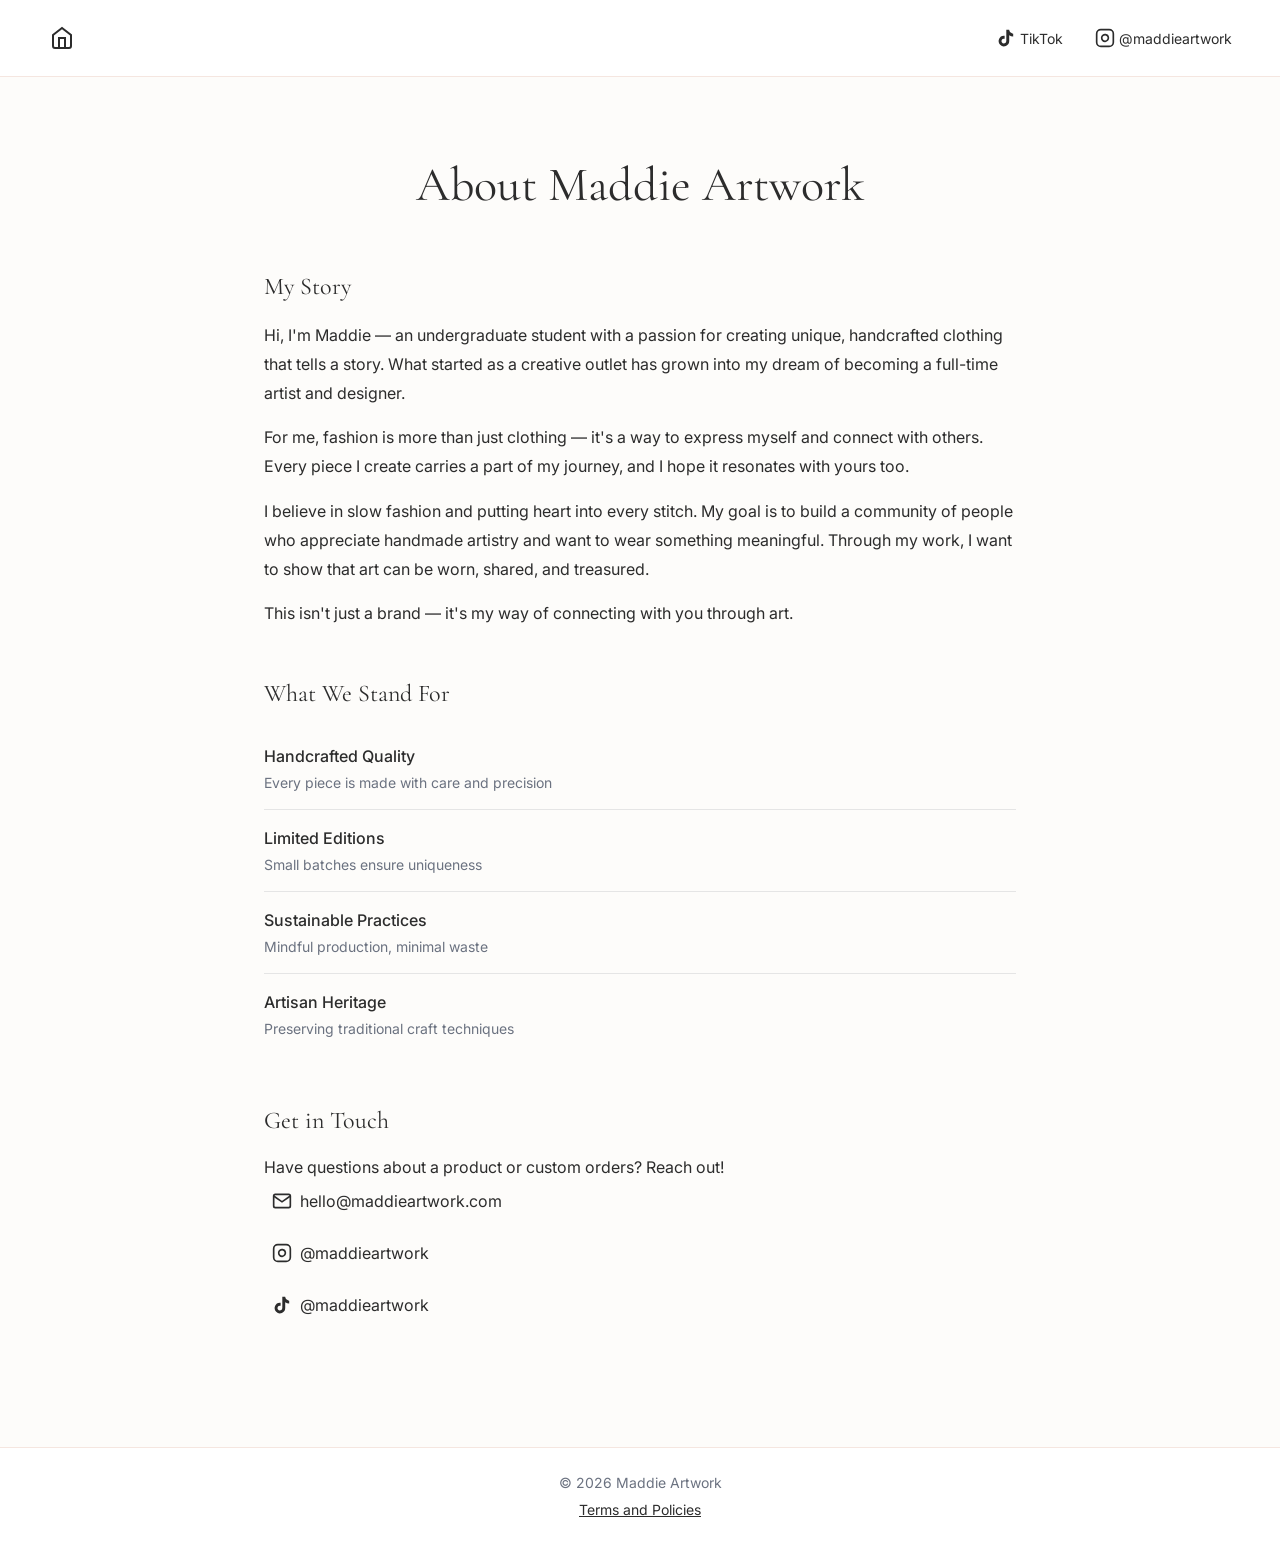
<file: about.html>
<!DOCTYPE html>
<html lang="en">
<head>
    <meta charset="UTF-8">
    <meta name="viewport" content="width=device-width, initial-scale=1.0">
    <title>About | Maddie Artwork</title>
    <link rel="stylesheet" href="css/styles.css">
    <link rel="preconnect" href="https://fonts.googleapis.com">
    <link rel="preconnect" href="https://fonts.gstatic.com" crossorigin>
    <link href="https://fonts.googleapis.com/css2?family=Cormorant+Garamond:ital,wght@0,400;0,500;1,400&family=Inter:wght@400;500&display=swap" rel="stylesheet">
</head>
<body>
    <a href="#main-content" class="skip-link">Skip to main content</a>
    
    <header class="header">
        <nav class="nav" aria-label="Main navigation">
            <a href="index.html" class="nav-icon" aria-label="Home">
                <svg width="24" height="24" viewBox="0 0 24 24" fill="none" stroke="currentColor" stroke-width="2" aria-hidden="true">
                    <path d="M3 9l9-7 9 7v11a2 2 0 0 1-2 2H5a2 2 0 0 1-2-2z"></path>
                    <polyline points="9 22 9 12 15 12 15 22"></polyline>
                </svg>
            </a>
            
            <div class="nav-social">
                <a href="https://tiktok.com/@maddieartwork" target="_blank" rel="noopener noreferrer" class="social-link" aria-label="TikTok">
                    <svg width="20" height="20" viewBox="0 0 24 24" fill="currentColor" aria-hidden="true">
                        <path d="M19.59 6.69a4.83 4.83 0 0 1-3.77-4.25V2h-3.45v13.67a2.89 2.89 0 0 1-5.2 1.74 2.89 2.89 0 0 1 2.31-4.64 2.93 2.93 0 0 1 .88.13V9.4a6.84 6.84 0 0 0-1-.05A6.33 6.33 0 0 0 5 20.1a6.34 6.34 0 0 0 10.86-4.43v-7a8.16 8.16 0 0 0 4.77 1.52v-3.4a4.85 4.85 0 0 1-1-.1z"/>
                    </svg>
                    <span>TikTok</span>
                </a>
                <a href="https://instagram.com/maddieartwork" target="_blank" rel="noopener noreferrer" class="social-link" aria-label="Instagram">
                    <svg width="20" height="20" viewBox="0 0 24 24" fill="none" stroke="currentColor" stroke-width="2" aria-hidden="true">
                        <rect x="2" y="2" width="20" height="20" rx="5" ry="5"></rect>
                        <path d="M16 11.37A4 4 0 1 1 12.63 8 4 4 0 0 1 16 11.37z"></path>
                        <line x1="17.5" y1="6.5" x2="17.51" y2="6.5"></line>
                    </svg>
                    <span>@maddieartwork</span>
                </a>
            </div>
        </nav>
    </header>

    <main id="main-content" class="main-about">
        <section class="about-hero">
            <h1>About Maddie Artwork</h1>
        </section>

        <section class="about-content">
            <div class="about-story">
                <h2>My Story</h2>
                <p>
                    Hi, I'm Maddie — an undergraduate student with a passion for creating 
                    unique, handcrafted clothing that tells a story. What started as a creative 
                    outlet has grown into my dream of becoming a full-time artist and designer.
                </p>
                <p>
                    For me, fashion is more than just clothing — it's a way to express myself 
                    and connect with others. Every piece I create carries a part of my journey, 
                    and I hope it resonates with yours too.
                </p>
                <p>
                    I believe in slow fashion and putting heart into every stitch. My goal is to 
                    build a community of people who appreciate handmade artistry and want to wear 
                    something meaningful. Through my work, I want to show that art can be worn, 
                    shared, and treasured.
                </p>
                <p>
                    This isn't just a brand — it's my way of connecting with you through art.
                </p>
            </div>

            <div class="about-values">
                <h2>What We Stand For</h2>
                <ul class="values-list">
                    <li>
                        <strong>Handcrafted Quality</strong>
                        <p>Every piece is made with care and precision</p>
                    </li>
                    <li>
                        <strong>Limited Editions</strong>
                        <p>Small batches ensure uniqueness</p>
                    </li>
                    <li>
                        <strong>Sustainable Practices</strong>
                        <p>Mindful production, minimal waste</p>
                    </li>
                    <li>
                        <strong>Artisan Heritage</strong>
                        <p>Preserving traditional craft techniques</p>
                    </li>
                </ul>
            </div>

            <div class="about-contact">
                <h2>Get in Touch</h2>
                <p>Have questions about a product or custom orders? Reach out!</p>
                <div class="contact-links">
                    <a href="mailto:hello@maddieartwork.com" class="contact-link">
                        <svg width="20" height="20" viewBox="0 0 24 24" fill="none" stroke="currentColor" stroke-width="2" aria-hidden="true">
                            <path d="M4 4h16c1.1 0 2 .9 2 2v12c0 1.1-.9 2-2 2H4c-1.1 0-2-.9-2-2V6c0-1.1.9-2 2-2z"></path>
                            <polyline points="22,6 12,13 2,6"></polyline>
                        </svg>
                        hello@maddieartwork.com
                    </a>
                    <a href="https://instagram.com/maddieartwork" target="_blank" rel="noopener noreferrer" class="contact-link">
                        <svg width="20" height="20" viewBox="0 0 24 24" fill="none" stroke="currentColor" stroke-width="2" aria-hidden="true">
                            <rect x="2" y="2" width="20" height="20" rx="5" ry="5"></rect>
                            <path d="M16 11.37A4 4 0 1 1 12.63 8 4 4 0 0 1 16 11.37z"></path>
                            <line x1="17.5" y1="6.5" x2="17.51" y2="6.5"></line>
                        </svg>
                        @maddieartwork
                    </a>
                    <a href="https://tiktok.com/@maddieartwork" target="_blank" rel="noopener noreferrer" class="contact-link">
                        <svg width="20" height="20" viewBox="0 0 24 24" fill="currentColor" aria-hidden="true">
                            <path d="M19.59 6.69a4.83 4.83 0 0 1-3.77-4.25V2h-3.45v13.67a2.89 2.89 0 0 1-5.2 1.74 2.89 2.89 0 0 1 2.31-4.64 2.93 2.93 0 0 1 .88.13V9.4a6.84 6.84 0 0 0-1-.05A6.33 6.33 0 0 0 5 20.1a6.34 6.34 0 0 0 10.86-4.43v-7a8.16 8.16 0 0 0 4.77 1.52v-3.4a4.85 4.85 0 0 1-1-.1z"/>
                        </svg>
                        @maddieartwork
                    </a>
                </div>
            </div>
        </section>
    </main>

    <footer class="footer">
        <p>&copy; 2026 Maddie Artwork</p>
        <a href="terms.html">Terms and Policies</a>
    </footer>

    <script src="js/main.js"></script>
</body>
</html>
</file>
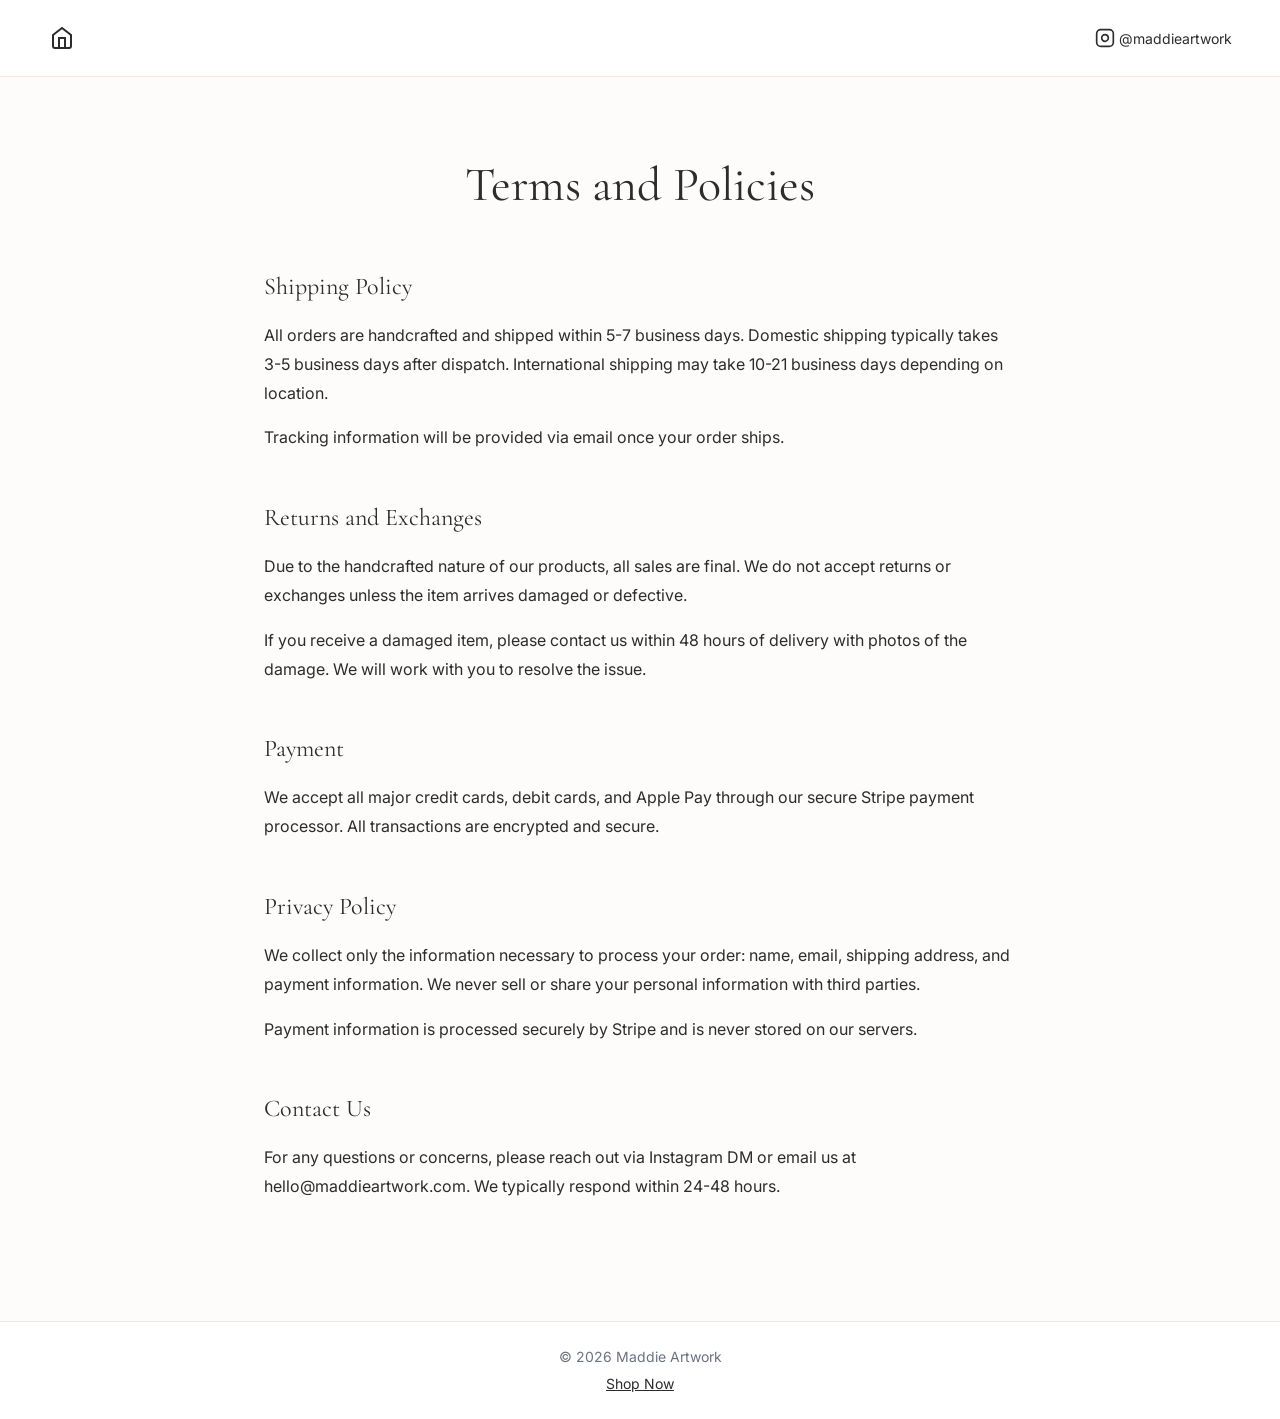
<file: terms.html>
<!DOCTYPE html>
<html lang="en">
<head>
    <meta charset="UTF-8">
    <meta name="viewport" content="width=device-width, initial-scale=1.0">
    <title>Terms and Policies | Maddie Artwork</title>
    <link rel="stylesheet" href="css/styles.css">
    <link rel="preconnect" href="https://fonts.googleapis.com">
    <link rel="preconnect" href="https://fonts.gstatic.com" crossorigin>
    <link href="https://fonts.googleapis.com/css2?family=Cormorant+Garamond:ital,wght@0,400;0,500;1,400&family=Inter:wght@400;500&display=swap" rel="stylesheet">
</head>
<body>
    <a href="#main-content" class="skip-link">Skip to main content</a>
    
    <header class="header">
        <nav class="nav" aria-label="Main navigation">
            <a href="index.html" class="nav-icon" aria-label="Home">
                <svg width="24" height="24" viewBox="0 0 24 24" fill="none" stroke="currentColor" stroke-width="2" aria-hidden="true">
                    <path d="M3 9l9-7 9 7v11a2 2 0 0 1-2 2H5a2 2 0 0 1-2-2z"></path>
                    <polyline points="9 22 9 12 15 12 15 22"></polyline>
                </svg>
            </a>
            
            <div class="nav-social">
                <a href="https://instagram.com/maddieartwork" target="_blank" rel="noopener noreferrer" class="social-link" aria-label="Instagram">
                    <svg width="20" height="20" viewBox="0 0 24 24" fill="none" stroke="currentColor" stroke-width="2" aria-hidden="true">
                        <rect x="2" y="2" width="20" height="20" rx="5" ry="5"></rect>
                        <path d="M16 11.37A4 4 0 1 1 12.63 8 4 4 0 0 1 16 11.37z"></path>
                        <line x1="17.5" y1="6.5" x2="17.51" y2="6.5"></line>
                    </svg>
                    <span>@maddieartwork</span>
                </a>
            </div>
        </nav>
    </header>

    <main id="main-content" class="main-about">
        <section class="about-hero">
            <h1>Terms and Policies</h1>
        </section>

        <section class="about-content">
            <div class="about-story">
                <h2>Shipping Policy</h2>
                <p>
                    All orders are handcrafted and shipped within 5-7 business days. 
                    Domestic shipping typically takes 3-5 business days after dispatch. 
                    International shipping may take 10-21 business days depending on location.
                </p>
                <p>
                    Tracking information will be provided via email once your order ships.
                </p>
            </div>

            <div class="about-story">
                <h2>Returns and Exchanges</h2>
                <p>
                    Due to the handcrafted nature of our products, all sales are final. 
                    We do not accept returns or exchanges unless the item arrives damaged 
                    or defective.
                </p>
                <p>
                    If you receive a damaged item, please contact us within 48 hours of 
                    delivery with photos of the damage. We will work with you to resolve 
                    the issue.
                </p>
            </div>

            <div class="about-story">
                <h2>Payment</h2>
                <p>
                    We accept all major credit cards, debit cards, and Apple Pay through 
                    our secure Stripe payment processor. All transactions are encrypted 
                    and secure.
                </p>
            </div>

            <div class="about-story">
                <h2>Privacy Policy</h2>
                <p>
                    We collect only the information necessary to process your order: 
                    name, email, shipping address, and payment information. We never 
                    sell or share your personal information with third parties.
                </p>
                <p>
                    Payment information is processed securely by Stripe and is never 
                    stored on our servers.
                </p>
            </div>

            <div class="about-story">
                <h2>Contact Us</h2>
                <p>
                    For any questions or concerns, please reach out via Instagram DM 
                    or email us at hello@maddieartwork.com. We typically respond within 
                    24-48 hours.
                </p>
            </div>
        </section>
    </main>

    <footer class="footer">
        <p>&copy; 2026 Maddie Artwork</p>
        <a href="products.html">Shop Now</a>
    </footer>

    <script src="js/main.js"></script>
</body>
</html>
</file>
<file: css/styles.css>
:root {
    --color-black: #2c2c2c;
    --color-white: #ffffff;
    --color-cream: #fdfcfa;
    --color-blush: #f5e6e0;
    --color-rose: #d4a5a5;
    --color-sage: #a8b5a0;
    --color-dusty-pink: #c9a9a6;
    --color-gray-100: #f8f8f8;
    --color-gray-200: #e5e5e5;
    --color-gray-400: #9ca3af;
    --color-gray-600: #6b7280;
    --color-red: #c45c5c;
    --font-serif: 'Cormorant Garamond', Georgia, serif;
    --font-sans: 'Inter', -apple-system, BlinkMacSystemFont, sans-serif;
    --spacing-xs: 0.25rem;
    --spacing-sm: 0.5rem;
    --spacing-md: 1rem;
    --spacing-lg: 1.5rem;
    --spacing-xl: 2rem;
    --spacing-2xl: 3rem;
    --border-radius: 30px;
    --transition: 0.3s ease;
}

*,
*::before,
*::after {
    box-sizing: border-box;
    margin: 0;
    padding: 0;
}

html {
    font-size: 16px;
    scroll-behavior: smooth;
}

body {
    font-family: var(--font-sans);
    color: var(--color-black);
    background-color: var(--color-cream);
    line-height: 1.5;
    min-height: 100vh;
    display: flex;
    flex-direction: column;
}

.skip-link {
    position: absolute;
    top: -100%;
    left: 0;
    padding: var(--spacing-md) var(--spacing-lg);
    background: var(--color-black);
    color: var(--color-white);
    text-decoration: none;
    z-index: 1000;
}

.skip-link:focus {
    top: 0;
}

*:focus-visible {
    outline: 2px solid var(--color-black);
    outline-offset: 2px;
}

a {
    color: inherit;
    text-decoration: none;
}

img {
    max-width: 100%;
    height: auto;
    display: block;
}

button {
    font-family: inherit;
    cursor: pointer;
    border: none;
    background: none;
}

ul {
    list-style: none;
}

.header {
    padding: var(--spacing-md) var(--spacing-lg);
    background: var(--color-white);
    border-bottom: 1px solid var(--color-blush);
}

.nav {
    display: flex;
    justify-content: space-between;
    align-items: center;
    max-width: 1200px;
    margin: 0 auto;
    flex-wrap: wrap;
    gap: var(--spacing-md);
}

.nav-icon {
    display: flex;
    align-items: center;
    justify-content: center;
    width: 44px;
    height: 44px;
    color: var(--color-black);
    transition: opacity var(--transition);
}

.nav-icon:hover {
    opacity: 0.7;
}

.nav-center {
    flex: 1;
    display: flex;
    justify-content: center;
}

.nav-decoration {
    max-height: 80px;
    width: auto;
}

.nav-social {
    display: flex;
    align-items: center;
    gap: var(--spacing-md);
    flex-wrap: wrap;
}

.social-link {
    display: flex;
    align-items: center;
    gap: var(--spacing-xs);
    font-size: 0.875rem;
    color: var(--color-black);
    transition: opacity var(--transition);
    padding: var(--spacing-sm);
    min-height: 44px;
}

.social-link:hover {
    opacity: 0.7;
}

.social-link span {
    display: none;
}

@media (min-width: 600px) {
    .social-link span {
        display: inline;
    }
}

.main-home {
    flex: 1;
    display: flex;
    flex-direction: column;
    align-items: center;
    padding: var(--spacing-xl) var(--spacing-lg);
}

.hero {
    text-align: center;
    padding: var(--spacing-2xl) 0;
}

.logo-container {
    margin-bottom: var(--spacing-xl);
}

.brand-name {
    font-weight: 400;
    line-height: 1.1;
}

.brand-script {
    display: block;
    font-family: var(--font-serif);
    font-size: clamp(3rem, 10vw, 6rem);
    font-style: italic;
    font-weight: 400;
}

.brand-artwork {
    display: block;
    font-family: var(--font-serif);
    font-size: clamp(2rem, 6vw, 3.5rem);
    font-weight: 500;
    letter-spacing: 0.1em;
    text-transform: uppercase;
    margin-top: -0.5rem;
}

.cta-buttons {
    display: flex;
    flex-direction: column;
    align-items: center;
    gap: var(--spacing-md);
}

.btn {
    display: inline-flex;
    align-items: center;
    justify-content: center;
    min-width: 180px;
    min-height: 50px;
    padding: var(--spacing-md) var(--spacing-xl);
    font-family: var(--font-serif);
    font-size: 1.125rem;
    font-weight: 500;
    letter-spacing: 0.05em;
    border: 2px solid var(--color-dusty-pink);
    border-radius: var(--border-radius);
    transition: all var(--transition);
    position: relative;
    overflow: hidden;
}

.btn-primary {
    background: var(--color-dusty-pink);
    color: var(--color-white);
    border-color: var(--color-dusty-pink);
    box-shadow: 0 4px 15px rgba(201, 169, 166, 0.3);
}

.btn-primary:hover {
    background: var(--color-rose);
    border-color: var(--color-rose);
    transform: translateY(-2px);
    box-shadow: 0 6px 20px rgba(201, 169, 166, 0.4);
}

.btn-secondary {
    background: transparent;
    color: var(--color-black);
    border-color: var(--color-sage);
}

.btn-secondary:hover {
    background: var(--color-sage);
    color: var(--color-white);
    transform: translateY(-2px);
    box-shadow: 0 6px 20px rgba(168, 181, 160, 0.3);
}

.btn-buy {
    background: var(--color-dusty-pink);
    color: var(--color-white);
    font-family: var(--font-sans);
    font-size: 0.875rem;
    font-weight: 500;
    min-width: 100%;
    min-height: 44px;
    margin-top: var(--spacing-sm);
    border: none;
    border-radius: 25px;
    box-shadow: 0 3px 10px rgba(201, 169, 166, 0.3);
}

.btn-buy:hover {
    background: var(--color-rose);
    transform: translateY(-1px);
    box-shadow: 0 5px 15px rgba(201, 169, 166, 0.4);
}

.btn-buy:disabled {
    background: var(--color-gray-400);
    cursor: not-allowed;
    box-shadow: none;
    transform: none;
}

.featured-icons {
    display: flex;
    justify-content: center;
    gap: var(--spacing-2xl);
    padding: var(--spacing-xl) 0;
    flex-wrap: wrap;
}

.icon-card {
    width: 150px;
    height: 150px;
    display: flex;
    align-items: center;
    justify-content: center;
}

.icon-image {
    max-width: 100%;
    max-height: 100%;
    object-fit: contain;
}

.featured-art {
    width: 100%;
    max-width: 1000px;
    padding: var(--spacing-xl) var(--spacing-lg);
    display: flex;
    justify-content: space-between;
    align-items: center;
    gap: var(--spacing-xl);
}

.art-left,
.art-right {
    flex: 1;
    max-width: 45%;
}

.art-image {
    width: 100%;
    height: auto;
    transition: transform 0.3s ease;
}

.art-image:hover {
    transform: scale(1.02);
}

.top-hero-image {
    width: 100%;
    max-width: 800px;
    padding: var(--spacing-lg) var(--spacing-lg) 0;
    text-align: center;
}

.top-art-image {
    width: 100%;
    height: auto;
    transition: transform 0.3s ease;
}

.top-art-image:hover {
    transform: scale(1.02);
}

.hero-image {
    width: 100%;
    max-width: 700px;
    padding: var(--spacing-xl) var(--spacing-lg);
    text-align: center;
}

.hero-art-image {
    width: 100%;
    height: auto;
    transition: transform 0.3s ease;
}

.hero-art-image:hover {
    transform: scale(1.02);
}

@media (max-width: 768px) {
    .featured-art {
        flex-direction: column;
        gap: var(--spacing-lg);
    }
    
    .hero-image {
        max-width: 90%;
    }
    
    .art-left,
    .art-right {
        max-width: 80%;
    }
}

.main-products {
    flex: 1;
    padding: var(--spacing-lg);
    max-width: 1200px;
    margin: 0 auto;
    width: 100%;
}

.products-header {
    margin-bottom: var(--spacing-xl);
}

.products-header h1 {
    font-family: var(--font-sans);
    font-size: clamp(1.5rem, 5vw, 2.5rem);
    font-weight: 500;
    margin-bottom: var(--spacing-lg);
}

.products-controls {
    display: flex;
    justify-content: space-between;
    align-items: center;
    gap: var(--spacing-md);
}

.filter-btn {
    display: flex;
    align-items: center;
    gap: var(--spacing-sm);
    padding: var(--spacing-sm) var(--spacing-md);
    font-size: 0.875rem;
    color: var(--color-black);
    min-height: 44px;
}

.filter-btn:hover {
    opacity: 0.7;
}

.view-toggle {
    display: flex;
    gap: var(--spacing-xs);
}

.view-btn {
    display: flex;
    align-items: center;
    justify-content: center;
    width: 44px;
    height: 44px;
    color: var(--color-gray-400);
    transition: color var(--transition);
}

.view-btn:hover,
.view-btn.active {
    color: var(--color-black);
}

.filter-panel {
    background: var(--color-gray-100);
    padding: var(--spacing-lg);
    margin-bottom: var(--spacing-lg);
    border-radius: 8px;
}

.filter-panel[hidden] {
    display: none;
}

.filter-group {
    margin-bottom: var(--spacing-md);
}

.filter-group:last-child {
    margin-bottom: 0;
}

.filter-group h3 {
    font-size: 0.875rem;
    font-weight: 500;
    margin-bottom: var(--spacing-sm);
}

.filter-group label {
    display: flex;
    align-items: center;
    gap: var(--spacing-sm);
    padding: var(--spacing-xs) 0;
    font-size: 0.875rem;
    cursor: pointer;
    min-height: 44px;
}

.filter-group input[type="checkbox"],
.filter-group input[type="radio"] {
    width: 18px;
    height: 18px;
    cursor: pointer;
    accent-color: var(--color-dusty-pink);
}

.products-grid {
    display: grid;
    grid-template-columns: repeat(2, 1fr);
    gap: var(--spacing-lg);
}

@media (min-width: 768px) {
    .products-grid {
        grid-template-columns: repeat(3, 1fr);
    }
}

@media (min-width: 1024px) {
    .products-grid {
        grid-template-columns: repeat(4, 1fr);
    }
}

.product-card {
    display: flex;
    flex-direction: column;
}

.product-image-wrapper {
    position: relative;
    aspect-ratio: 1;
    background: var(--color-white);
    margin-bottom: var(--spacing-sm);
    overflow: hidden;
    border-radius: 12px;
}

.product-image {
    width: 100%;
    height: 100%;
    object-fit: cover;
    transition: transform var(--transition);
}

.product-card:hover .product-image {
    transform: scale(1.05);
}

.product-badge {
    position: absolute;
    bottom: var(--spacing-sm);
    left: 50%;
    transform: translateX(-50%);
    background: var(--color-red);
    color: var(--color-white);
    padding: var(--spacing-xs) var(--spacing-md);
    font-size: 0.75rem;
    font-weight: 500;
    text-transform: uppercase;
    letter-spacing: 0.05em;
    border-radius: 4px;
}

.product-info {
    text-align: center;
}

.product-name {
    font-family: var(--font-sans);
    font-size: 0.875rem;
    font-weight: 400;
    text-transform: uppercase;
    letter-spacing: 0.05em;
    margin-bottom: var(--spacing-xs);
    line-height: 1.3;
}

.product-price {
    font-family: var(--font-sans);
    font-size: 0.875rem;
    color: var(--color-black);
}

.main-about {
    flex: 1;
    padding: var(--spacing-lg);
    max-width: 800px;
    margin: 0 auto;
    width: 100%;
}

.about-hero {
    text-align: center;
    padding: var(--spacing-2xl) 0;
}

.about-hero h1 {
    font-family: var(--font-serif);
    font-size: clamp(2rem, 6vw, 3rem);
    font-weight: 400;
}

.about-content {
    padding-bottom: var(--spacing-2xl);
}

.about-story,
.about-values,
.about-contact {
    margin-bottom: var(--spacing-2xl);
}

.about-story h2,
.about-values h2,
.about-contact h2 {
    font-family: var(--font-serif);
    font-size: 1.5rem;
    font-weight: 400;
    margin-bottom: var(--spacing-md);
}

.about-story p {
    margin-bottom: var(--spacing-md);
    line-height: 1.8;
}

.values-list li {
    padding: var(--spacing-md) 0;
    border-bottom: 1px solid var(--color-gray-200);
}

.values-list li:last-child {
    border-bottom: none;
}

.values-list strong {
    display: block;
    font-weight: 500;
    margin-bottom: var(--spacing-xs);
}

.values-list p {
    color: var(--color-gray-600);
    font-size: 0.875rem;
}

.contact-links {
    display: flex;
    flex-direction: column;
    gap: var(--spacing-sm);
}

.contact-link {
    display: flex;
    align-items: center;
    gap: var(--spacing-sm);
    padding: var(--spacing-sm);
    transition: opacity var(--transition);
    min-height: 44px;
}

.contact-link:hover {
    opacity: 0.7;
}

.footer {
    padding: var(--spacing-lg);
    text-align: center;
    background: var(--color-white);
    border-top: 1px solid var(--color-blush);
    margin-top: auto;
}

.footer p {
    font-size: 0.875rem;
    color: var(--color-gray-600);
    margin-bottom: var(--spacing-xs);
}

.footer a {
    font-size: 0.875rem;
    color: var(--color-black);
    text-decoration: underline;
}

.footer a:hover {
    opacity: 0.7;
}

.products-grid.list-view {
    grid-template-columns: 1fr;
    gap: var(--spacing-md);
}

.list-view .product-card {
    flex-direction: row;
    gap: var(--spacing-md);
    align-items: center;
}

.list-view .product-image-wrapper {
    width: 120px;
    flex-shrink: 0;
    margin-bottom: 0;
}

.list-view .product-info {
    text-align: left;
    flex: 1;
}

@media (max-width: 480px) {
    .products-grid {
        grid-template-columns: repeat(2, 1fr);
        gap: var(--spacing-md);
    }
    
    .product-name {
        font-size: 0.75rem;
    }
    
    .product-price {
        font-size: 0.75rem;
    }
}

.sr-only {
    position: absolute;
    width: 1px;
    height: 1px;
    padding: 0;
    margin: -1px;
    overflow: hidden;
    clip: rect(0, 0, 0, 0);
    white-space: nowrap;
    border: 0;
}
</file>
